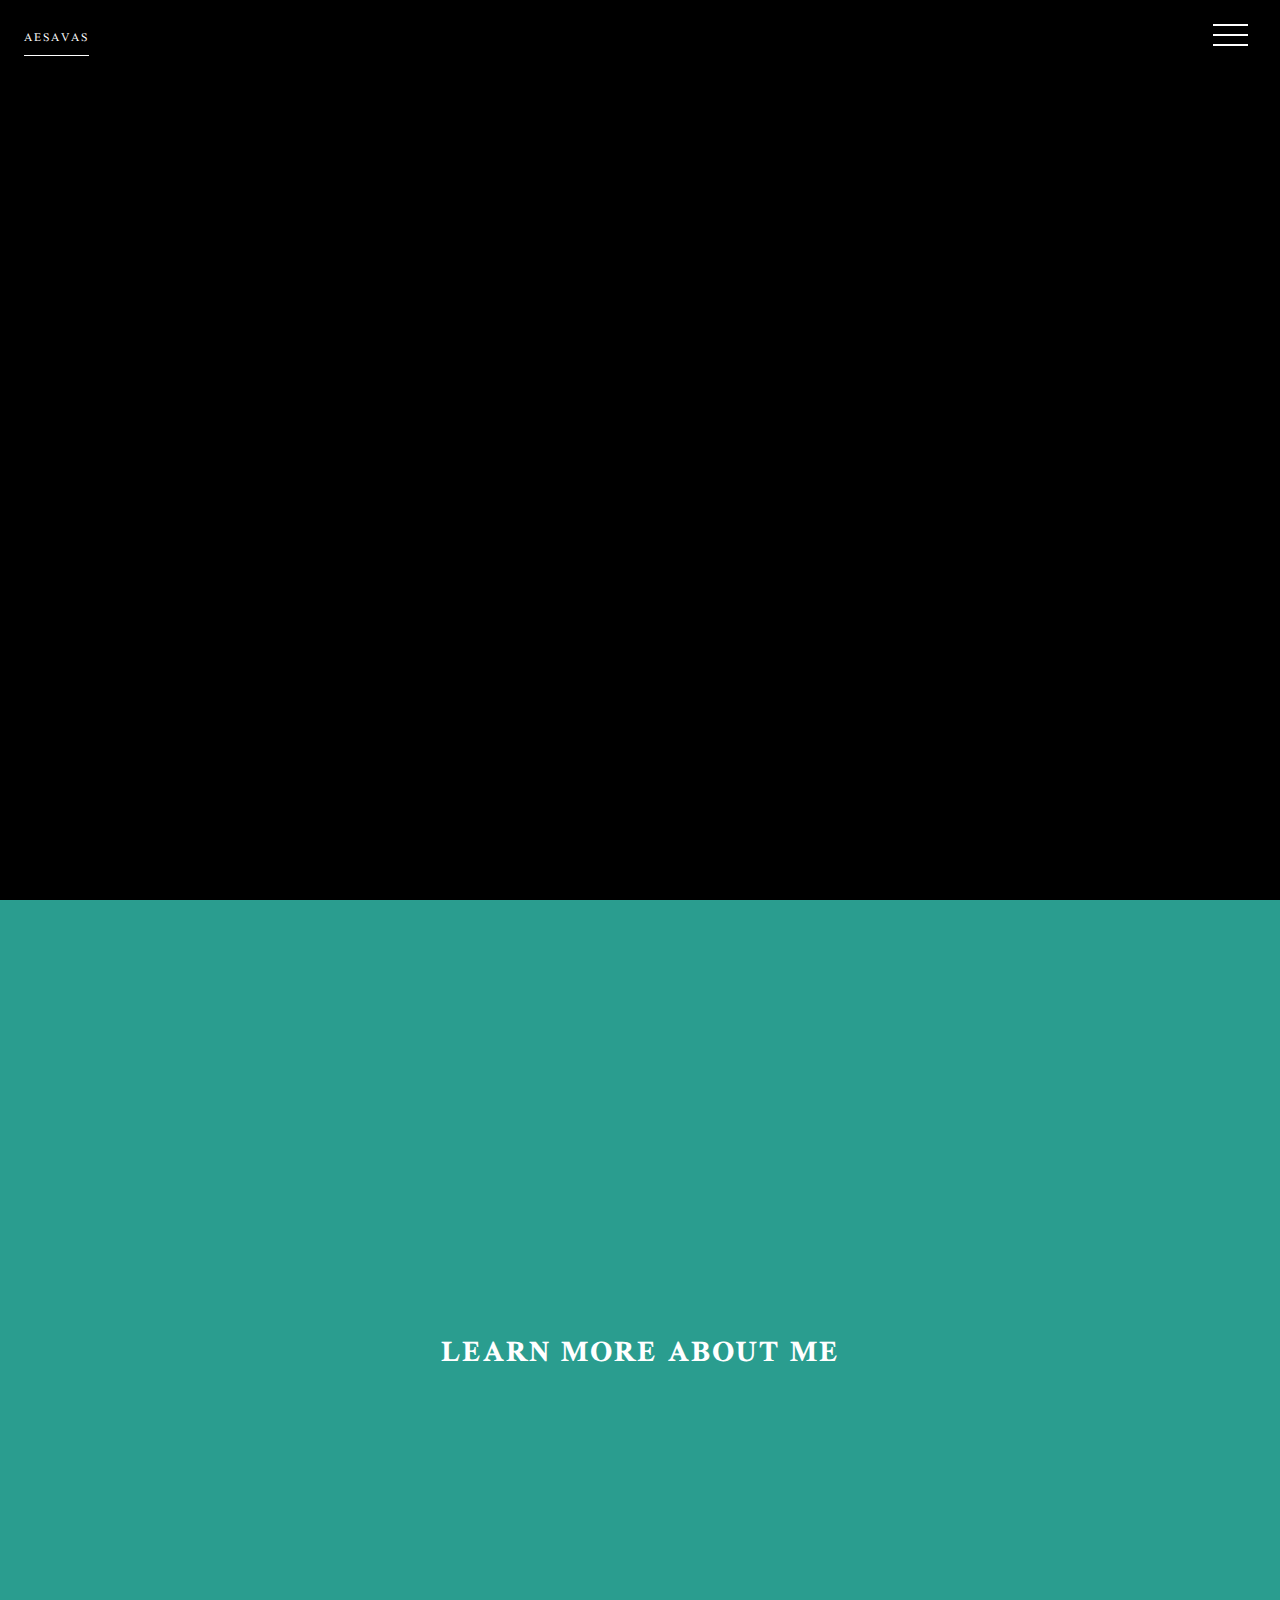
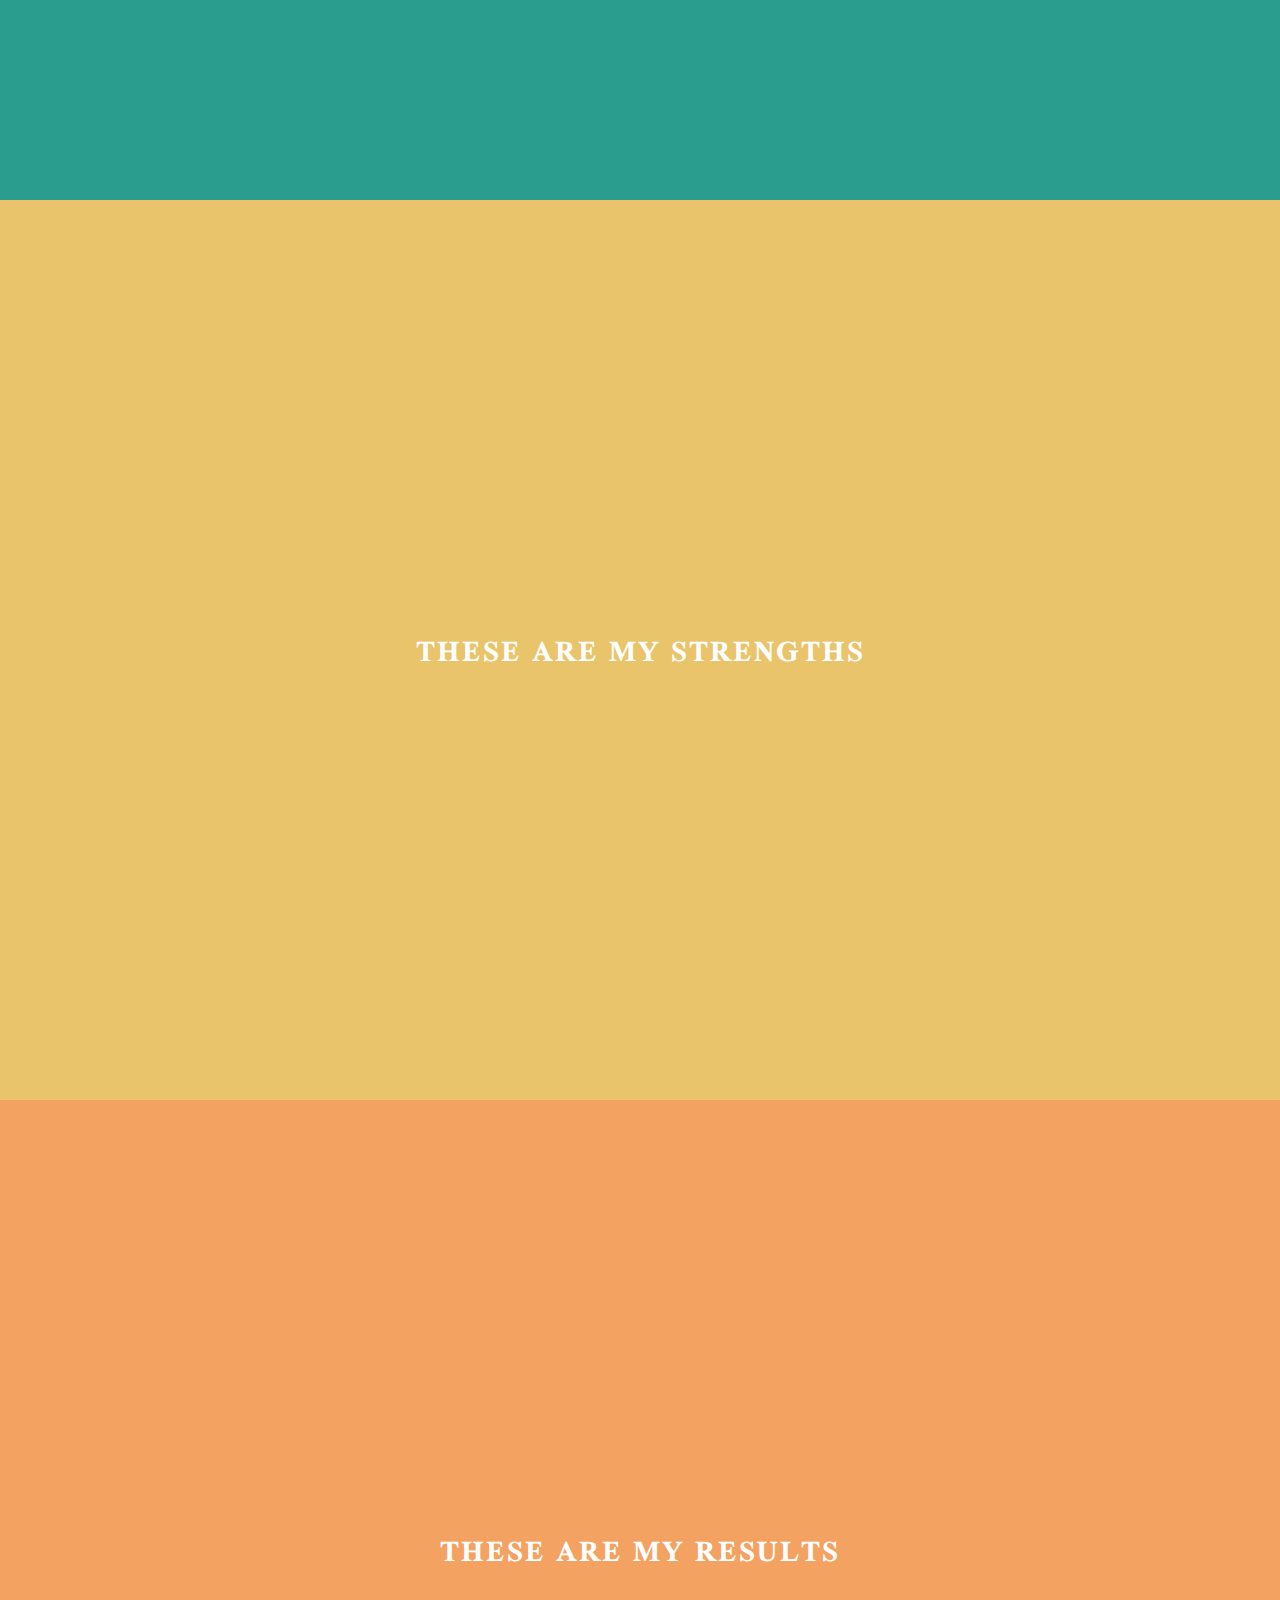
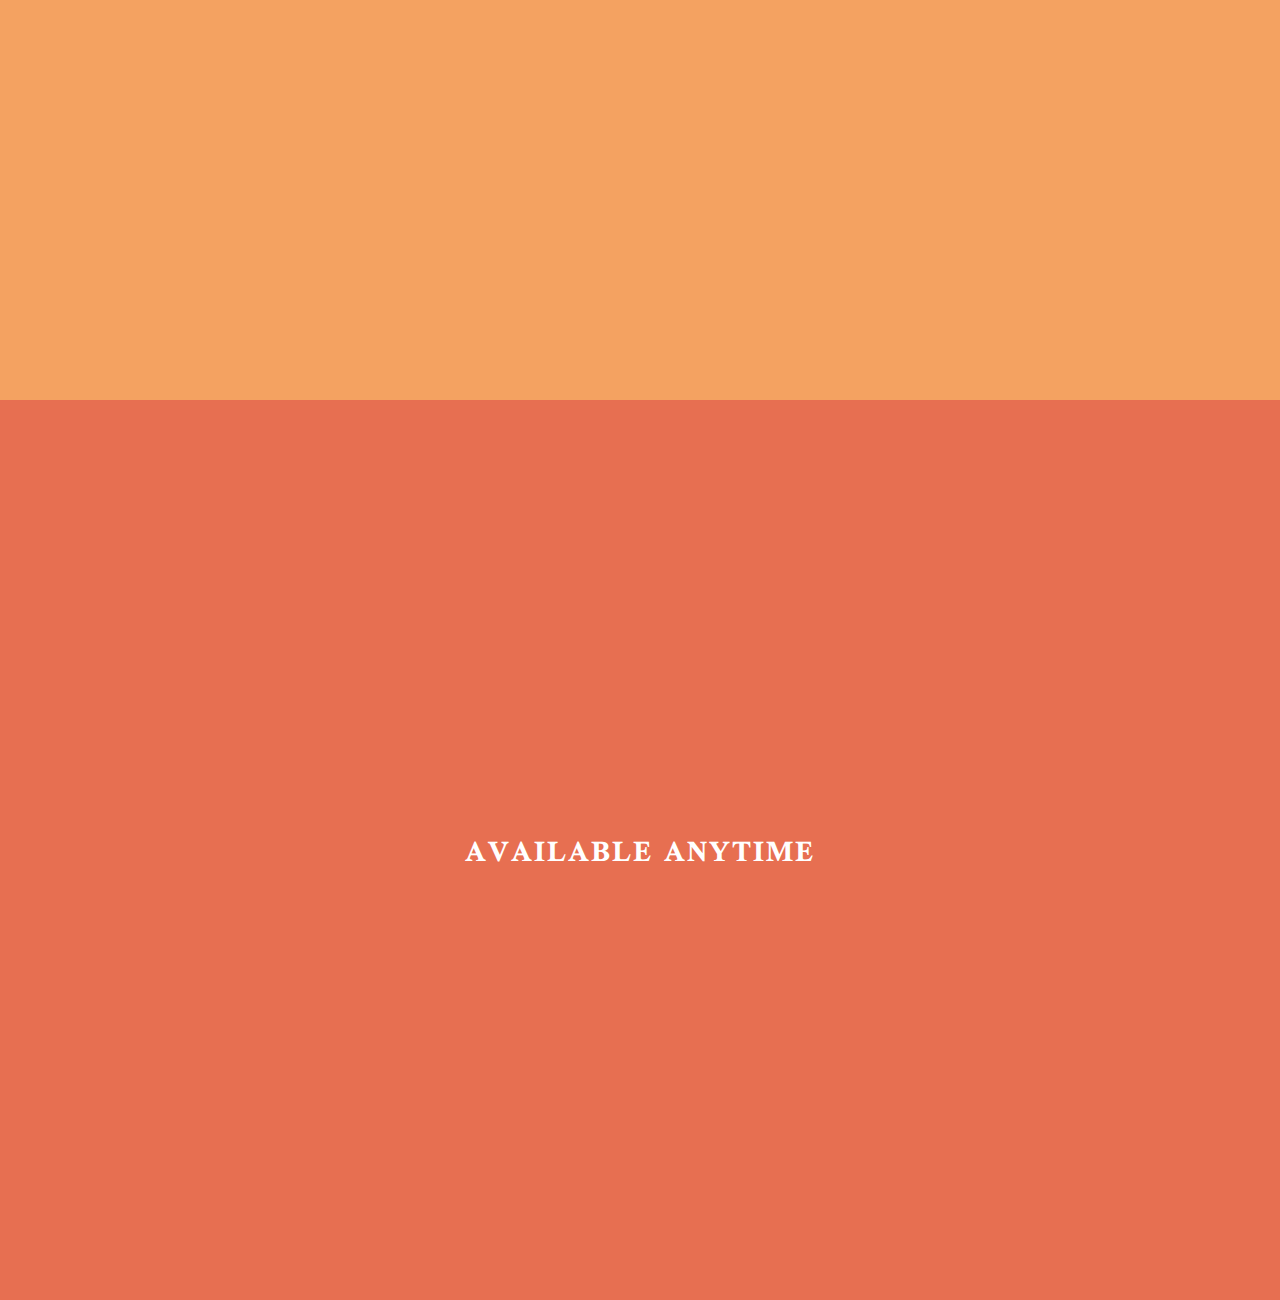
<file: animated-navigation/index.html>
<!DOCTYPE html>
<html lang="en">
<head>
  <meta charset="UTF-8">
  <meta name="viewport" content="width=device-width, initial-scale=1.0">
  <title>Animated Navigation</title>
  <link rel="icon" href="https://www.google.com/s2/u/0/favicons?domain=aliemresavas.com" type="image/png">
  <link rel="stylesheet" href="style.css">
</head>
<body>
  <!-- Menu -->
  <div class="overlay overlay-slide-left" id="overlay">
    <!-- Menu Items -->
    <nav>
      <ul>
        <li id="nav-1" class="slide-out-1"><a href="#home">Home</a></li>
        <li id="nav-2" class="slide-out-2"><a href="#about">About</a></li>
        <li id="nav-3" class="slide-out-3"><a href="#skills">Skills</a></li>
        <li id="nav-4" class="slide-out-4"><a href="#projects">Projects</a></li>
        <li id="nav-5" class="slide-out-5"><a href="#contact">Contact</a></li>
      </ul>
    </nav>
  </div>
  <!-- Menu Bars -->
  <div class="menu-bars" id="menu-bars">
    <div class="bar1"></div>
    <div class="bar2"></div>
    <div class="bar3"></div>
  </div>
  <!-- Sections -->
  <section id="home"><a href="https://aliemresavas.com" target="_blank">aesavas</a></section>
  <section id="about"><h1>Learn More About Me</h1></section>
  <section id="skills"><h1>These Are My Strengths</h1></section>
  <section id="projects"><h1>These Are My Results</h1></section>
  <section id="contact"><h1>Available Anytime</h1></section>
  <!-- Script -->
  <script src="script.js"></script>
</body>
</html>
</file>
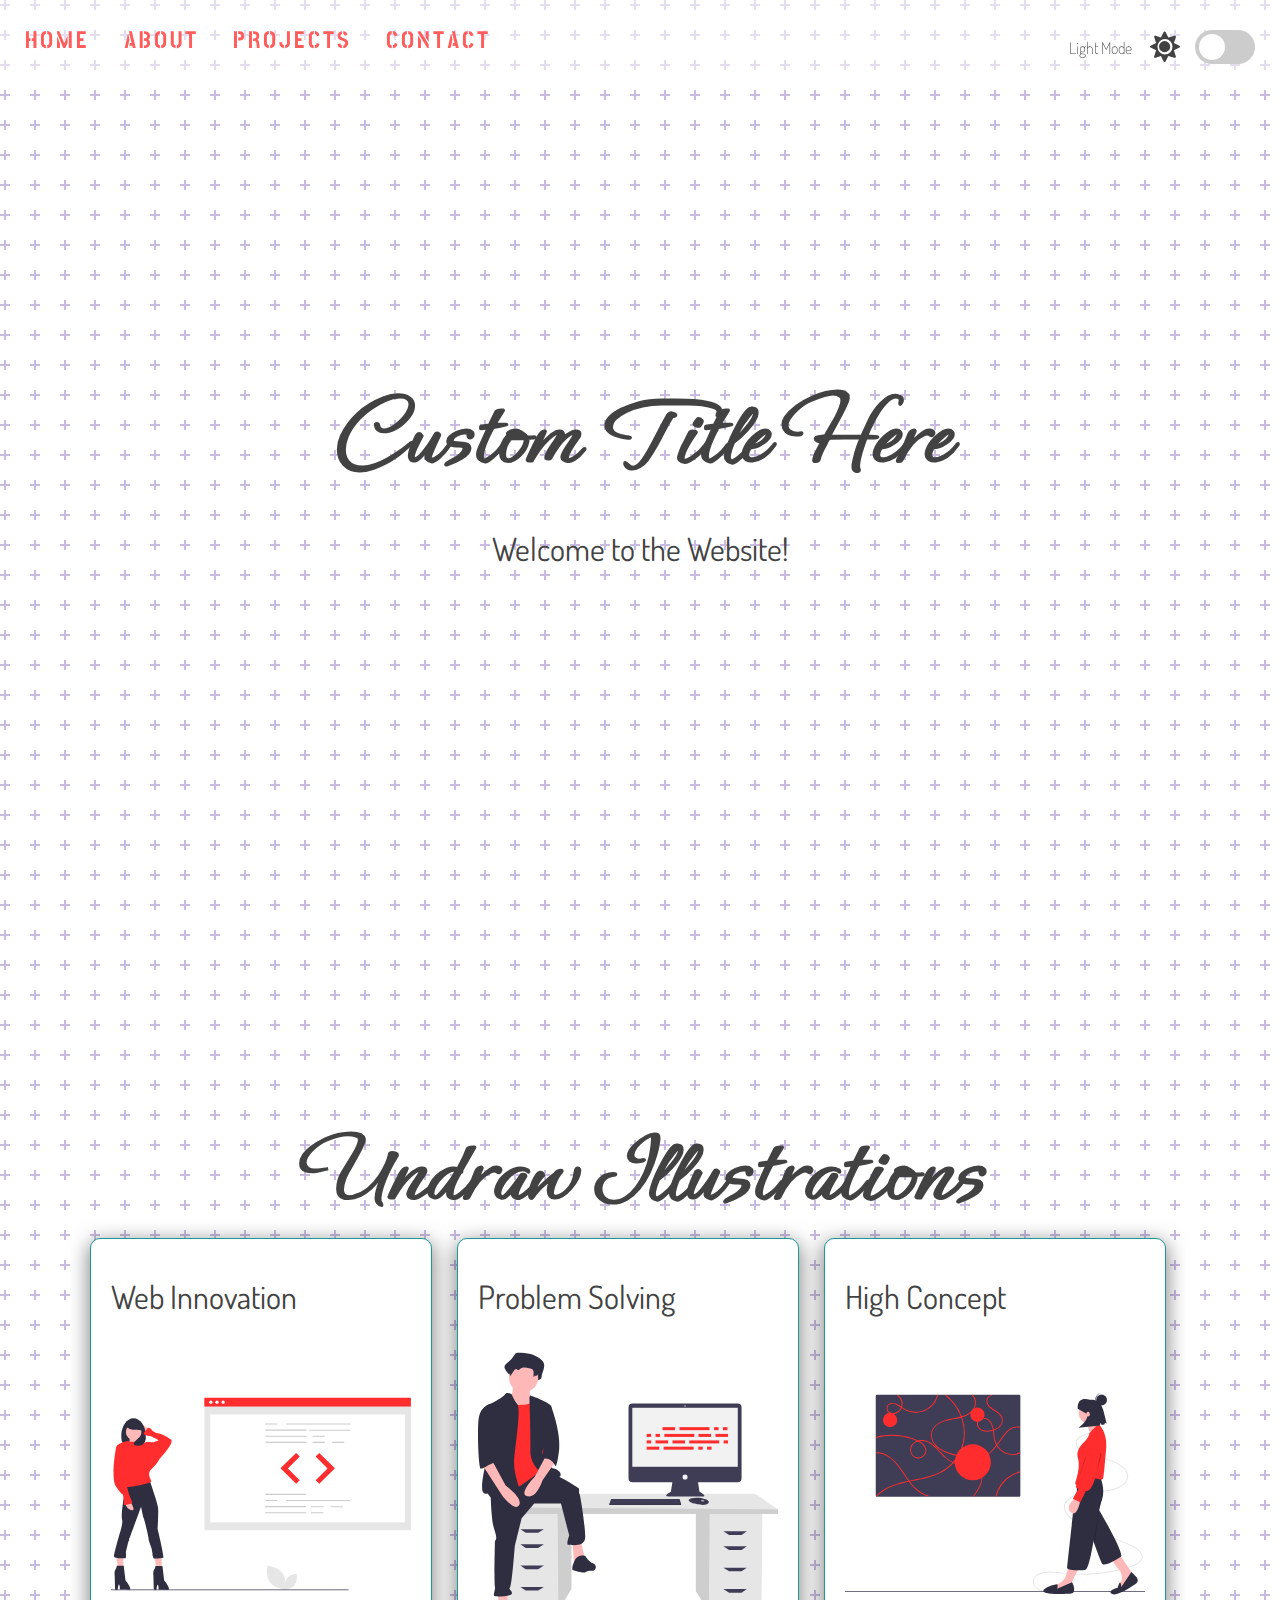
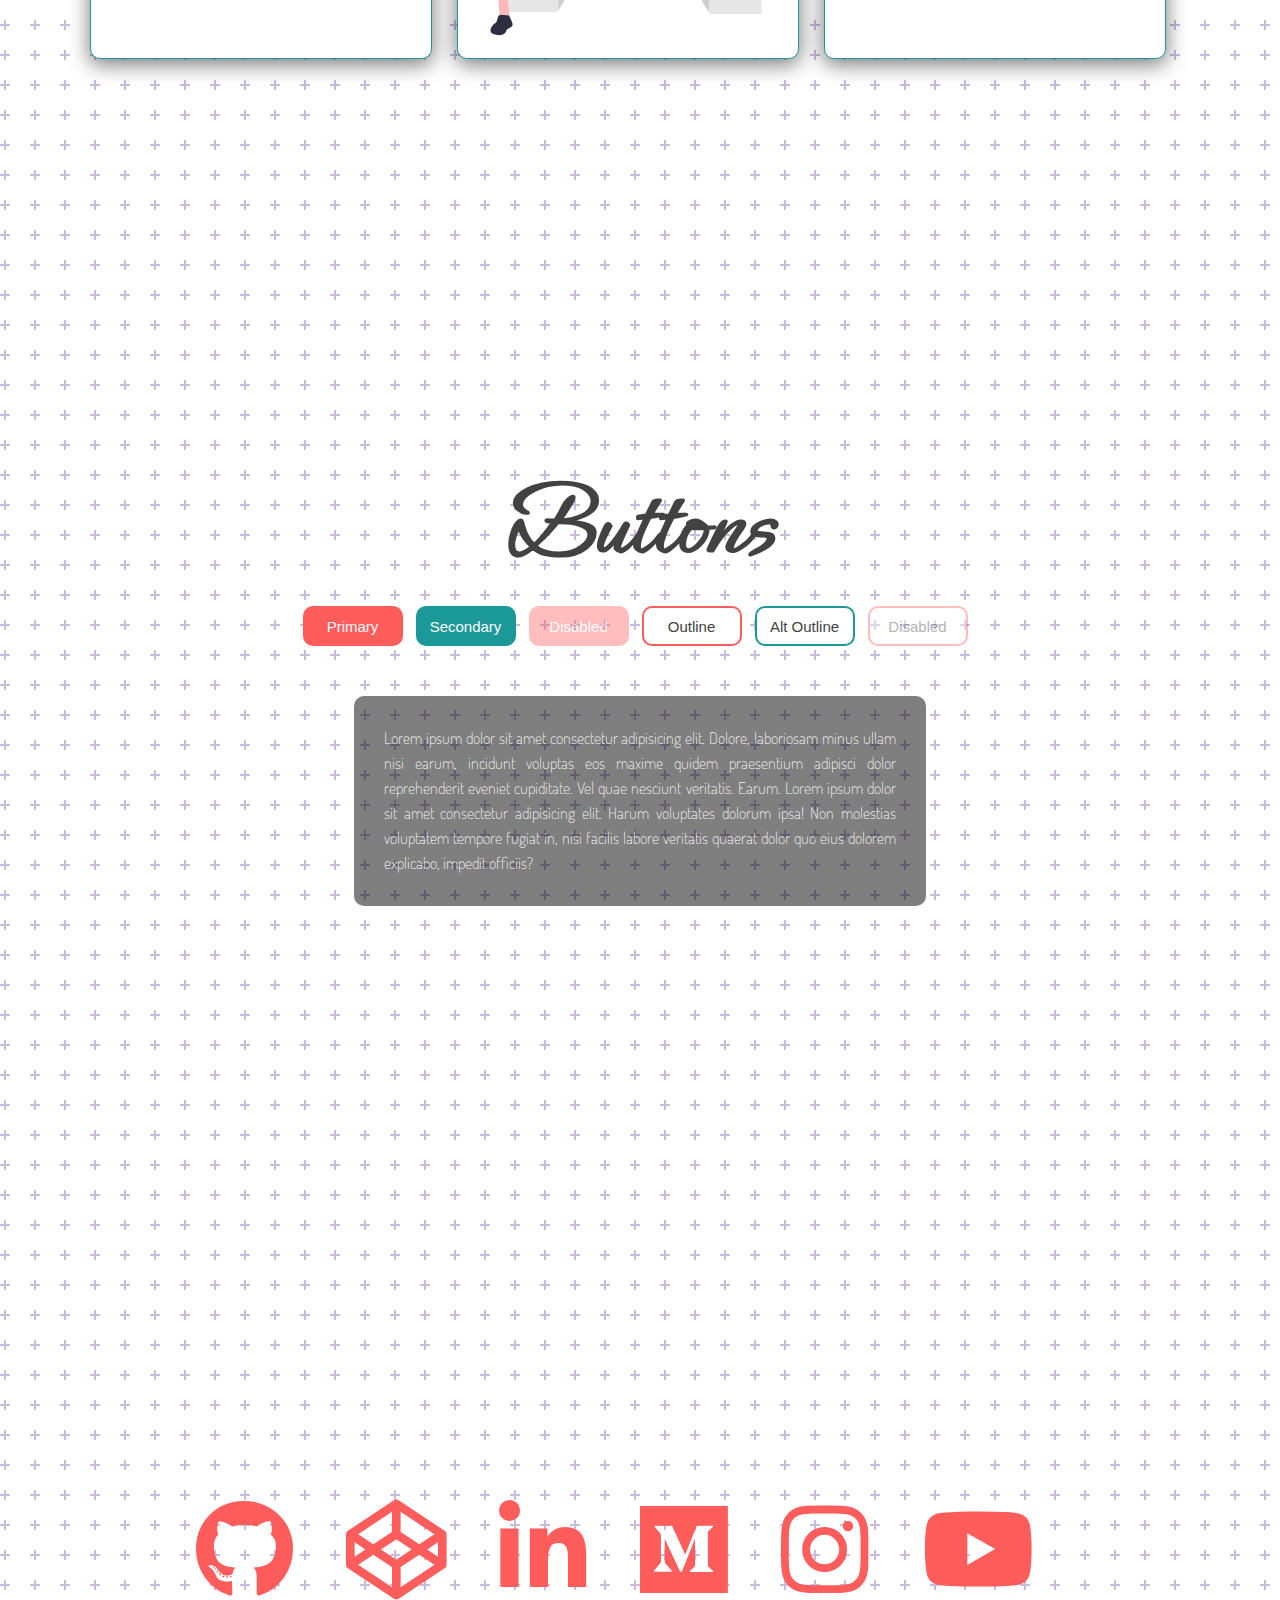
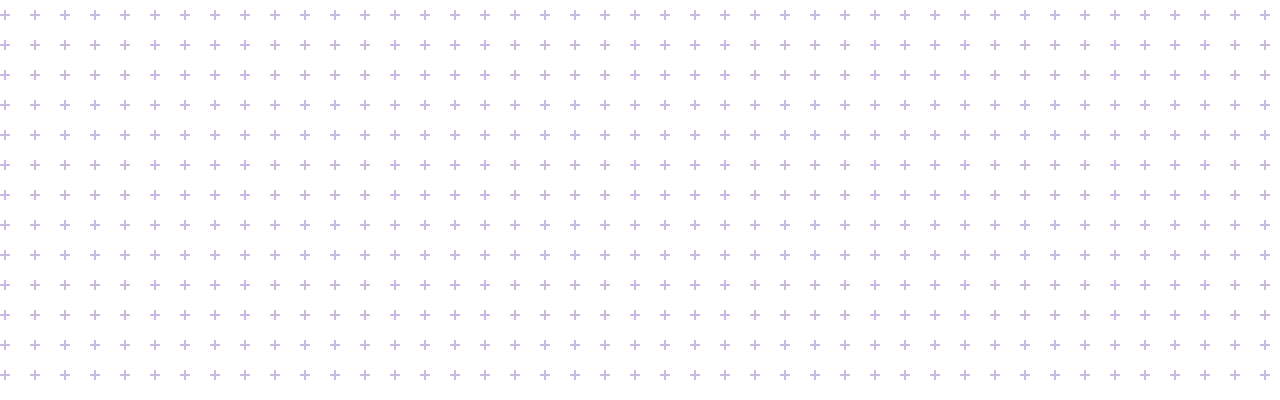
<file: light-dark-mode/index.html>
<!DOCTYPE html>
<html lang="en">
<head>
    <meta charset="UTF-8">
    <meta name="viewport" content="width=device-width, initial-scale=1.0">
    <title>Light & Dark Theme</title>
    <link rel="icon" href="https://www.google.com/s2/u/0/favicons?domain=aliemresavas.com" type="image/png">
    <link rel="stylesheet" href="https://cdnjs.cloudflare.com/ajax/libs/font-awesome/5.10.2/css/all.min.css"/>
    <link rel="stylesheet" href="style.css">
</head>
<body>
    <!-- Dark & Light Mode Switch -->
    <div class="theme-switch-wrapper">
        <span id="toggle-icon">
            <span class="toggle-text">Light Mode</span>
            <i class="fas fa-sun"></i>
        </span>
        <label class="theme-switch">
            <input type="checkbox">
            <div class="slider round"></div>
        </label>
    </div>
    <!-- Navigation -->
    <nav id="nav">
        <a href="#home">HOME</a>
        <a href="#about">ABOUT</a>
        <a href="#projects">PROJECTS</a>
        <a href="#contact">CONTACT</a>
    </nav>
    <!-- Home Section -->
    <section id="home">
        <div class="title-group">
            <h1>Custom Title Here</h1>
            <h2>Welcome to the Website!</h2>
        </div>
    </section>
    <!-- About Section -->
    <section id="about">
        <h1>Undraw Illustrations</h1>
        <div class="about-container">
            <div class="image-container">
                <h2>Web Innovation</h2>
                <img src="img/undraw_proud_coder_light.svg" alt="Proud Coder" id="image1">
            </div>
            <div class="image-container">
                <h2>Problem Solving</h2>
                <img src="img/undraw_feeling_proud_light.svg" alt="Proud Coder" id="image2">
            </div>
            <div class="image-container">
                <h2>High Concept</h2>
                <img src="img/undraw_conceptual_idea_light.svg" alt="Proud Coder" id="image3">
            </div>
        </div>
    </section>
    <!-- Projects Section -->
    <section id="projects">
        <h1>Buttons</h1>
        <div class="buttons">
            <button class="primary">Primary</button>
            <button class="secondary">Secondary</button>
            <button class="primary" disabled>Disabled</button>
            <button class="outline">Outline</button>
            <button class="secondary outline">Alt Outline</button>
            <button class="outline" disabled>Disabled</button>
        </div>
        <div class="text-box" id="text-box">
            <p>Lorem ipsum dolor sit amet consectetur adipisicing elit. Dolore, laboriosam minus ullam nisi earum, incidunt voluptas eos maxime quidem praesentium adipisci dolor reprehenderit eveniet cupiditate. Vel quae nesciunt veritatis. Earum. Lorem ipsum dolor sit amet consectetur adipisicing elit. Harum voluptates dolorum ipsa! Non molestias voluptatem tempore fugiat in, nisi facilis labore veritatis quaerat dolor quo eius dolorem explicabo, impedit officiis?</p>
        </div>
    </section>
    <!-- Contact Section -->
    <section id="contact">
        <div class="social-icons">
            <i class="fab fa-github"></i>
            <i class="fab fa-codepen"></i>
            <i class="fab fa-linkedin-in"></i>
            <i class="fab fa-medium"></i>
            <i class="fab fa-instagram"></i>
            <i class="fab fa-youtube"></i>
        </div>
    </section>
    <!-- Script -->
    <script src="script.js"></script>
</body>
</html>
</file>
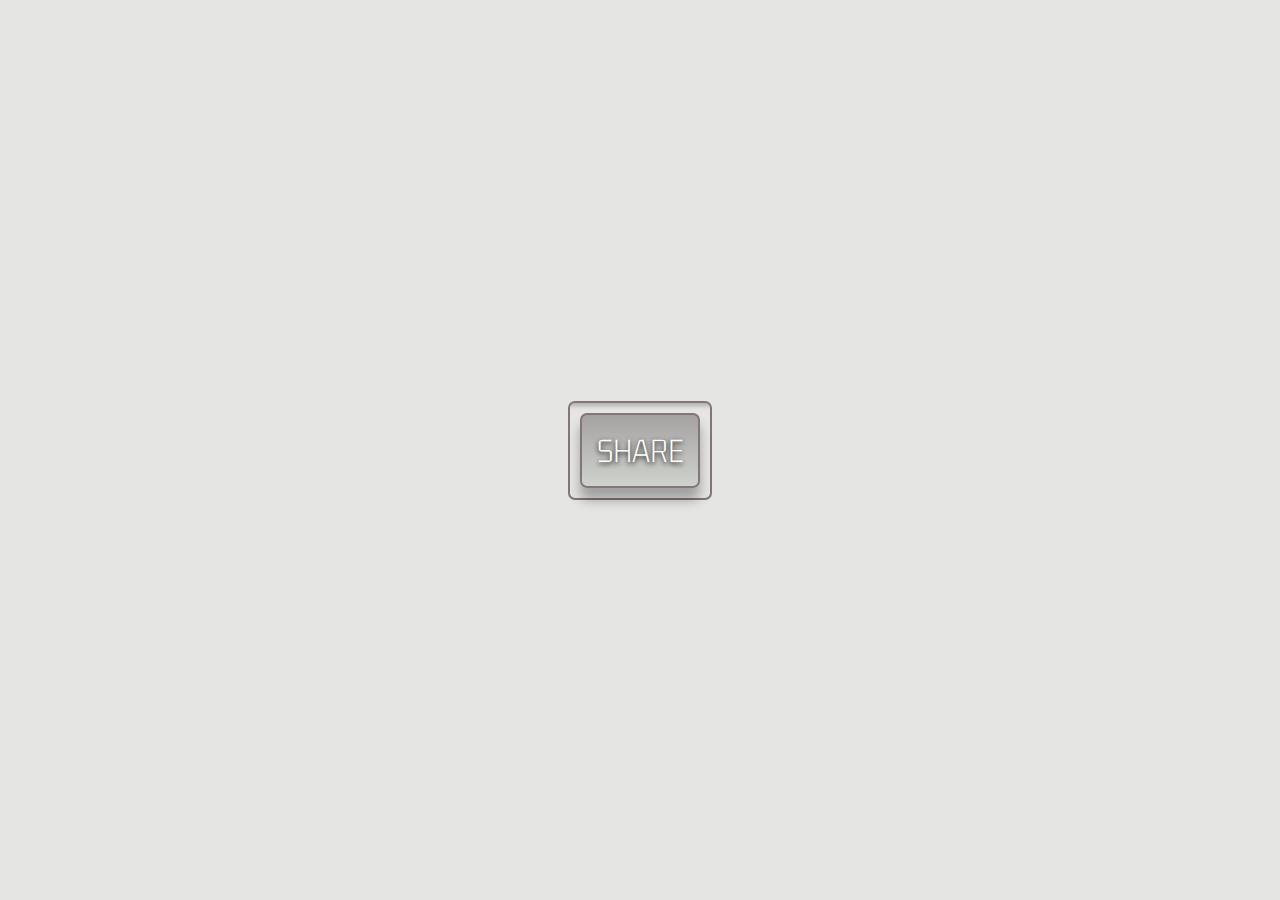
<file: picture-in-picture/index.html>
<!DOCTYPE html>
<html lang="en">
<head>
    <meta charset="UTF-8">
    <meta http-equiv="X-UA-Compatible" content="IE=edge">
    <meta name="viewport" content="width=device-width, initial-scale=1.0">
    <title>Picture in Picture</title>
    <link rel="icon" href="https://www.google.com/s2/u/0/favicons?domain=aliemresavas.com" type="image/png">
    <link rel="stylesheet" href="style.css">
</head>
<body>
    <!-- Video -->
    <video src="" id="video" controls height="360" width="640" hidden></video>
    <!-- Button -->
    <div class="button-container">
        <button id="button">SHARE</a>
    </div>
    <!-- Scripts -->
    <script src="script.js"></script>
</body>
</html>
</file>
<file: animated-navigation/style.css>
@import url('https://fonts.googleapis.com/css2?family=Scheherazade+New&display=swap');

:root {
  --primaryColor: #fff;
  --navColor1: #264653;
  --navColor2: #2a9d8f;
  --navColor3: #e9c46a;
  --navColor4: #f4a261;
  --navColor5: #e76f51;
}

html {
  box-sizing: border-box;
}

body {
  margin: 0;
  background: #000;
  font-family: 'Scheherazade New', serif;
}

/* --- Navigation Menu ------------------------------ */

/* Overlay */
.overlay {
  position: fixed;
  z-index: 9;
  top: 0;
  left: 0;
  width: 100vw;
  height: 100vh;
  background-color: rgba(0,0,0,0.7);
  transform: translateX(-100vw);
}

.overlay-slide-right{
  transition: all 0.4s ease-in-out;
  transform: translateX(0);
}

.overlay-slide-left{
  transition: all 0.7s ease-in-out;
  transform: translateX(-100vw);
}

nav,
nav ul {
  height: 100vh;
  margin: 0;
  padding: 0;
}

nav ul{
  display: flex;
  flex-direction: column;
  justify-content: stretch;
  list-style: none;
}

nav ul li {
  height: 20%;
  overflow: hidden;
}

nav li a {
  position: relative;
  top: 45%;
  color: #fff;
  text-transform: uppercase;
  letter-spacing: 4px;
  text-decoration: none;
  display: block;
  text-align: center;
}

nav li a:hover {
  transform: scale(1.3);
}

nav li a::before {
  content: "";
  width: 25vw;
  height: 3px;
  background-color: #fff;
  position: absolute;
  top: 47.5%;
  left: 0;
  opacity: 0;
}

nav li a:hover::before{
  opacity: 1;
}

nav li:nth-of-type(1){
  background-color: var(--navColor1);
}

nav li:nth-of-type(2){
  background-color: var(--navColor2);
}

nav li:nth-of-type(3){
  background-color: var(--navColor3);
}

nav li:nth-of-type(4){
  background-color: var(--navColor4);
}

nav li:nth-of-type(5){
  background-color: var(--navColor5);
}

/* Slide in animation with delay */
.slide-in-1 {
  animation: slide-in 0.4s linear 0.2s both;
}

.slide-in-2 {
  animation: slide-in 0.4s linear 0.4s both;
}

.slide-in-3 {
  animation: slide-in 0.4s linear 0.6s both;
}

.slide-in-4 {
  animation: slide-in 0.4s linear 0.8s both;
}

.slide-in-5 {
  animation: slide-in 0.4s linear 1s both;
}

@keyframes slide-in {
  from {
    transform: translateX(-100%);
  }
  to{
    transform: translateX(0);
  }
}

/* Slide out animation with delay */
.slide-out-1 {
  animation: slide-out 0.3s linear 0.5s both;
}

.slide-out-2 {
  animation: slide-out 0.3s linear 0.4s both;
}

.slide-out-3 {
  animation: slide-out 0.3s linear 0.3s both;
}

.slide-out-4 {
  animation: slide-out 0.3s linear 0.2s both;
}

.slide-out-5 {
  animation: slide-out 0.3s linear 0.1s both;
}

@keyframes slide-out {
  from {
    transform: translateX(0);
  }
  to{
    transform: translateX(-100%);
  }
}

/* --- Menu Bars ------------------------------------ */

.menu-bars {
  position: fixed;
  top: 1rem;
  right: 2rem;
  z-index: 10;
  display: inline;
  cursor: pointer;
}

.bar1,
.bar2,
.bar3 {
  width: 35px;
  height: 2px;
  background-color: #fff;
  margin: 8px 0;
  transition: 0.4s;
}

/* Rotate first bar */
.change .bar1 {
  transform: rotate(-45deg) translate(-7px, 8px);
}

/* Fade out the second bar */
.change .bar2 {
  opacity: 0;
}

/* Rotate last bar */
.change .bar3 {
  transform: rotate(45deg) translate(-6px, -8px);
}

/* --- Sections ------------------------------------ */

section {
  width: 100%;
  height: 100vh;
  position: relative;
  display: flex;
  justify-content: center;
  align-items: center;
  text-transform: uppercase;
  letter-spacing: 2px;
  color: var(--primaryColor);
}

section#home {
  background-image: url("https://images.unsplash.com/photo-1502224562085-639556652f33?ixid=MnwxMjA3fDB8MHxwaG90by1wYWdlfHx8fGVufDB8fHx8&ixlib=rb-1.2.1&auto=format&fit=crop&w=828&q=80");
  background-size: cover;
  background-position: center center;
}

section#home a {
  position: absolute;
  z-index: 2;
  top: 1.5rem;
  left: 1.5rem;
  text-decoration: none;
  font-size: 0.8rem;
  padding-bottom: 5px;
  color: var(--primaryColor);
  border-bottom: 1px solid var(--primaryColor);
}

section#about {
  background-color: var(--navColor2);
}

section#skills {
  background-color: var(--navColor3);
}

section#projects {
  background-color: var(--navColor4);
}

section#contact {
  background-color: var(--navColor5);
}

/* Media Query: Large Smartphone (Vertical) */
@media (max-width: 600px) {
  section#home a {
    top: 1rem;
    left: 1rem;
  }

  .menu-bars {
    top: 0.5rem;
    right: 1rem;
  }
}
</file>
<file: light-dark-mode/style.css>
@import url('https://fonts.googleapis.com/css2?family=Dosis:wght@200&family=Ephesis&family=Stick+No+Bills:wght@200&display=swap');

:root {
  --primary-color: rgb(255, 92, 92);
  --primary-variant: #ff2d2d;
  --secondary-color: #1b9999;
  --on-primary: rgb(250, 250, 250);
  --on-background: rgb(66, 66, 66);
  --on-background-alt: rgba(66, 66, 66, 0.7);
  --background: rgb(255, 255, 255);
  --box-shadow: 0 5px 20px 1px rgba(0, 0, 0, 0.5);
}

[data-theme="dark"] {
  --primary-color: rgb(150, 65, 255);
  --primary-variant: #6c63ff;
  --secondary-color: #03dac5;
  --on-primary: #000;
  --on-background: rgba(255, 255, 255, 0.9);
  --on-background-alt: rgba(255, 255, 255, 0.7);
  --background: #121212;
}

html {
  box-sizing: border-box;
}

body {
  margin: 0;
  color: var(--on-background);
  font-family: 'Dosis', sans-serif;
  font-weight: 200;
  background-color: var(--background);
  background-image: url("data:image/svg+xml,%3Csvg width='60' height='60' viewBox='0 0 60 60' xmlns='http://www.w3.org/2000/svg'%3E%3Cg fill='none' fill-rule='evenodd'%3E%3Cg fill='%23643aa6' fill-opacity='0.35'%3E%3Cpath d='M36 34v-4h-2v4h-4v2h4v4h2v-4h4v-2h-4zm0-30V0h-2v4h-4v2h4v4h2V6h4V4h-4zM6 34v-4H4v4H0v2h4v4h2v-4h4v-2H6zM6 4V0H4v4H0v2h4v4h2V6h4V4H6z'/%3E%3C/g%3E%3C/g%3E%3C/svg%3E");
}

section {
  min-height: 100vh;
  display: flex;
  justify-content: center;
  align-items: center;
  flex-direction: column;
}

h1 {
  font-family: 'Ephesis', cursive;
  font-size: 100px;
  margin-bottom: 0;
}

h2 {
  font-size: 32px;
  font-weight: normal;
}

/* Navigation */
nav {
  font-family: 'Stick No Bills', sans-serif;
  font-weight: 200;
  z-index: 10;
  position: fixed;
  font-size: 24px;
  letter-spacing: 3px;
  padding: 25px;
  width: 100vw;
  background: rgb(255 255 255 / 50%);
}

a {
  margin-right: 25px;
  color: var(--primary-color);
  text-decoration: none;
  border-bottom: 3px solid transparent;
  font-weight: bold;
}

a:hover,
a:focus {
  color: var(--on-background);
  border-bottom: 3px solid;
}

/* Home Section */
.title-group {
  text-align: center;
}

/* About Section */
.about-container {
  display: flex;
}

.image-container {
  border: 1px solid var(--secondary-color);
  border-radius: 10px;
  padding: 10px 20px;
  margin-right: 25px;
  width: auto;
  background: var(--background);
  box-shadow: var(--box-shadow);
}

img {
  height: 300px;
  width: 300px;
}

/* Projects Section */
.buttons {
  margin-top: 15px;
  margin-bottom: 50px;
}

button {
  min-width: 100px;
  height: 40px;
  cursor: pointer;
  border-radius: 10px;
  margin-right: 10px;
  border: 2px solid var(--primary-color);
  font-size: 15px;
  outline: none;
}

button:disabled {
  opacity: 0.4;
  cursor: default;
}

button:hover:not(.outline) {
  filter: brightness(110%);
}

.primary {
  background: var(--primary-color);
  color: var(--on-primary);
}

.secondary {
  border: 2px solid var(--secondary-color);
}

.secondary,
.secondary:hover,
.outline.secondary:hover {
  background: var(--secondary-color);
  color: var(--on-primary);
}

.outline {
  background: var(--background);
  color: var(--on-background);
}

.outline:hover {
  background: var(--primary-color);
  color: var(--on-primary);
}

.text-box {
  width: 40%;
  text-align: justify;
  background: rgb(0 0 0 / 50%);
  color: var(--on-primary);
  border-radius: 10px;
  padding: 30px;
}

p {
  margin: 0;
  line-height: 25px;
}

/* Contact Section */
.fab {
  font-size: 100px;
  margin-right: 50px;
  cursor: pointer;
  color: var(--primary-color);
}

.fab:hover {
  color: var(--on-background);
}

/* Dark Mode Toggle */
.theme-switch-wrapper {
  display: flex;
  align-items: center;
  z-index: 100;
  position: fixed;
  right: 25px;
  top: 30px;
}

.theme-switch-wrapper span {
  margin-right: 10px;
  font-size: 1rem;
}

.toggle-text {
  position: relative;
  top: -4px;
  right: 5px;
  color: var(--on-background);
}

.theme-switch {
  display: inline-block;
  height: 34px;
  position: relative;
  width: 60px;
}

.theme-switch input {
  display: none;
}

.slider {
  background: #ccc;
  bottom: 0;
  cursor: pointer;
  left: 0;
  position: absolute;
  right: 0;
  top: 0;
  transition: 0.4s;
}

.slider::before {
  background: #fff;
  bottom: 4px;
  content: "";
  height: 26px;
  left: 4px;
  position: absolute;
  transition: 0.4s;
  width: 26px;
}

input:checked + .slider {
  background: var(--primary-color);
}

input:checked + .slider::before {
  transform: translateX(26px);
}

.slider.round {
  border-radius: 34px;
}

.slider.round::before {
  border-radius: 50%;
}

.fas {
  font-size: 30px;
  margin-right: 5px;
}
</file>
<file: picture-in-picture/style.css>
@import url('https://fonts.googleapis.com/css2?family=Gemunu+Libre:wght@200&display=swap');

html {
    box-sizing: border-box;
}

body{
    margin: 0;
    min-height: 100vh;
    display: flex;
    justify-content: center;
    align-items: center;
    background-color: #e5e6e4;
}

.button-container {
    border: 2px solid #847577;
    padding: 10px;
    border-radius: 7px;
    box-shadow: inset 0 20px 4px -17px rgba(166, 162, 162, 0.8);
}

button {
    outline: none;
    width: 120px;
    height: 75px;
    font-family: 'Gemunu Libre', sans-serif;
    font-weight: 200;
    font-size: 35px;
    color: white;
    text-shadow: 0 2px 5px black;
    border: 2px solid #847577;
    border-radius: 7px;
    background: linear-gradient(to top, #cfd2cd, #a6a2a2);
    box-shadow: inset 0 20px 4px -17px rgba(166, 162, 162, 0.8), 0 12px 12px 0 rgba(0,0,0,0.3);
}

button:hover {
    background: linear-gradient(to bottom, #cfd2cd, #a6a2a2);
}

button:active {
    transform: translateY(3px);
    box-shadow: 0 6px 6px 0 rgba(0,0,0,0.3);
}
</file>
